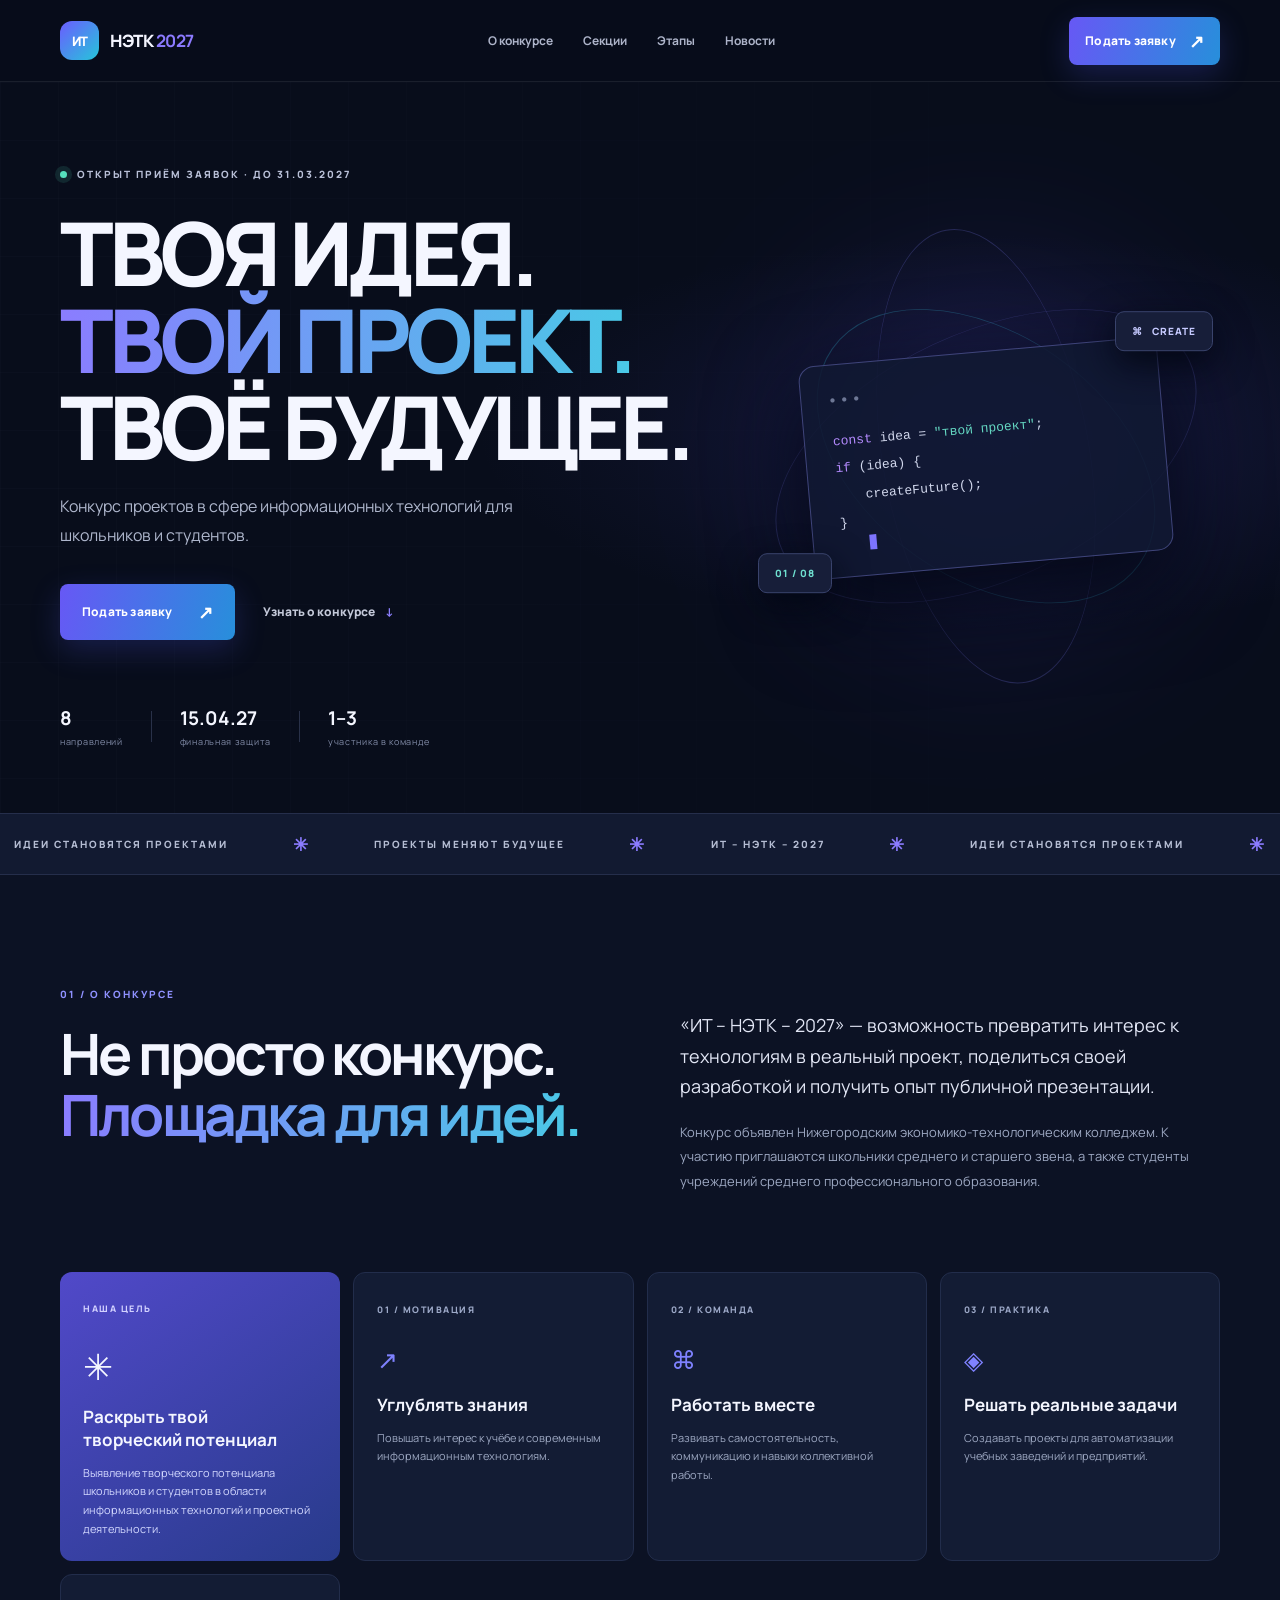
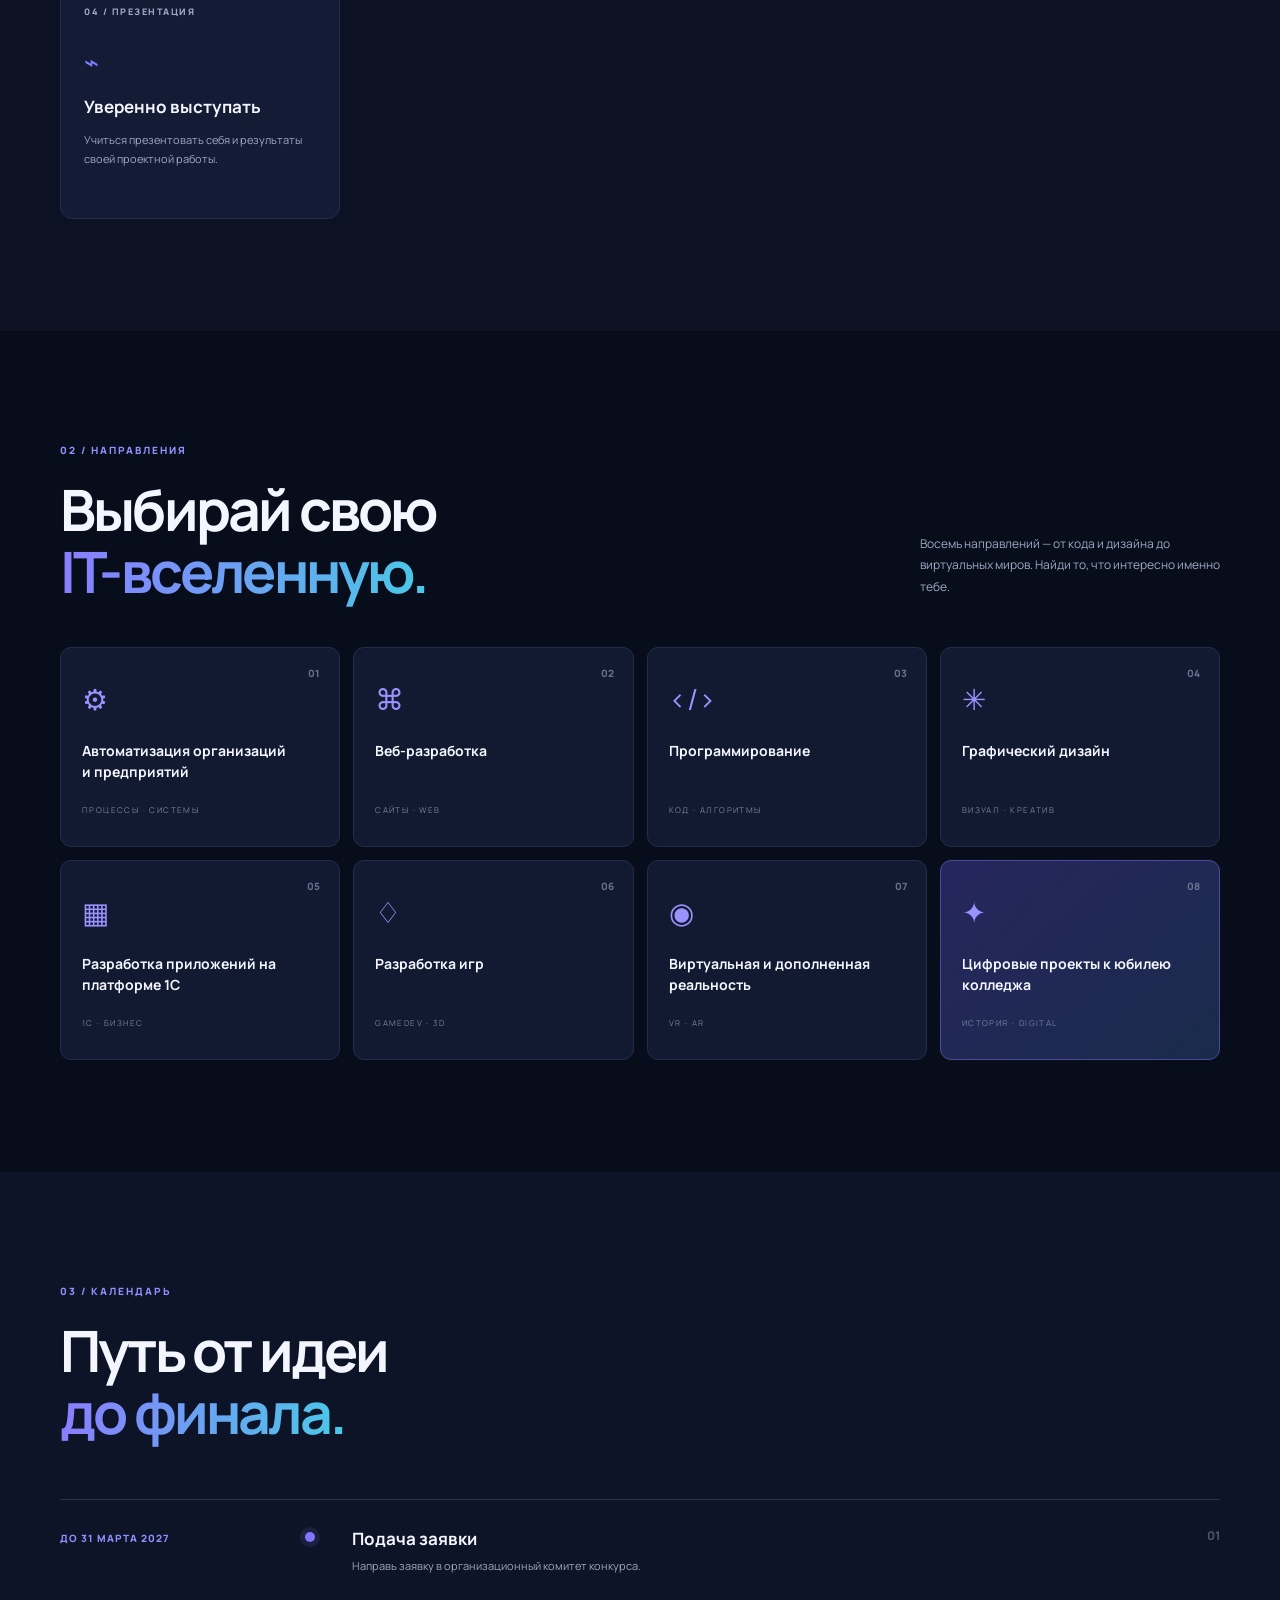
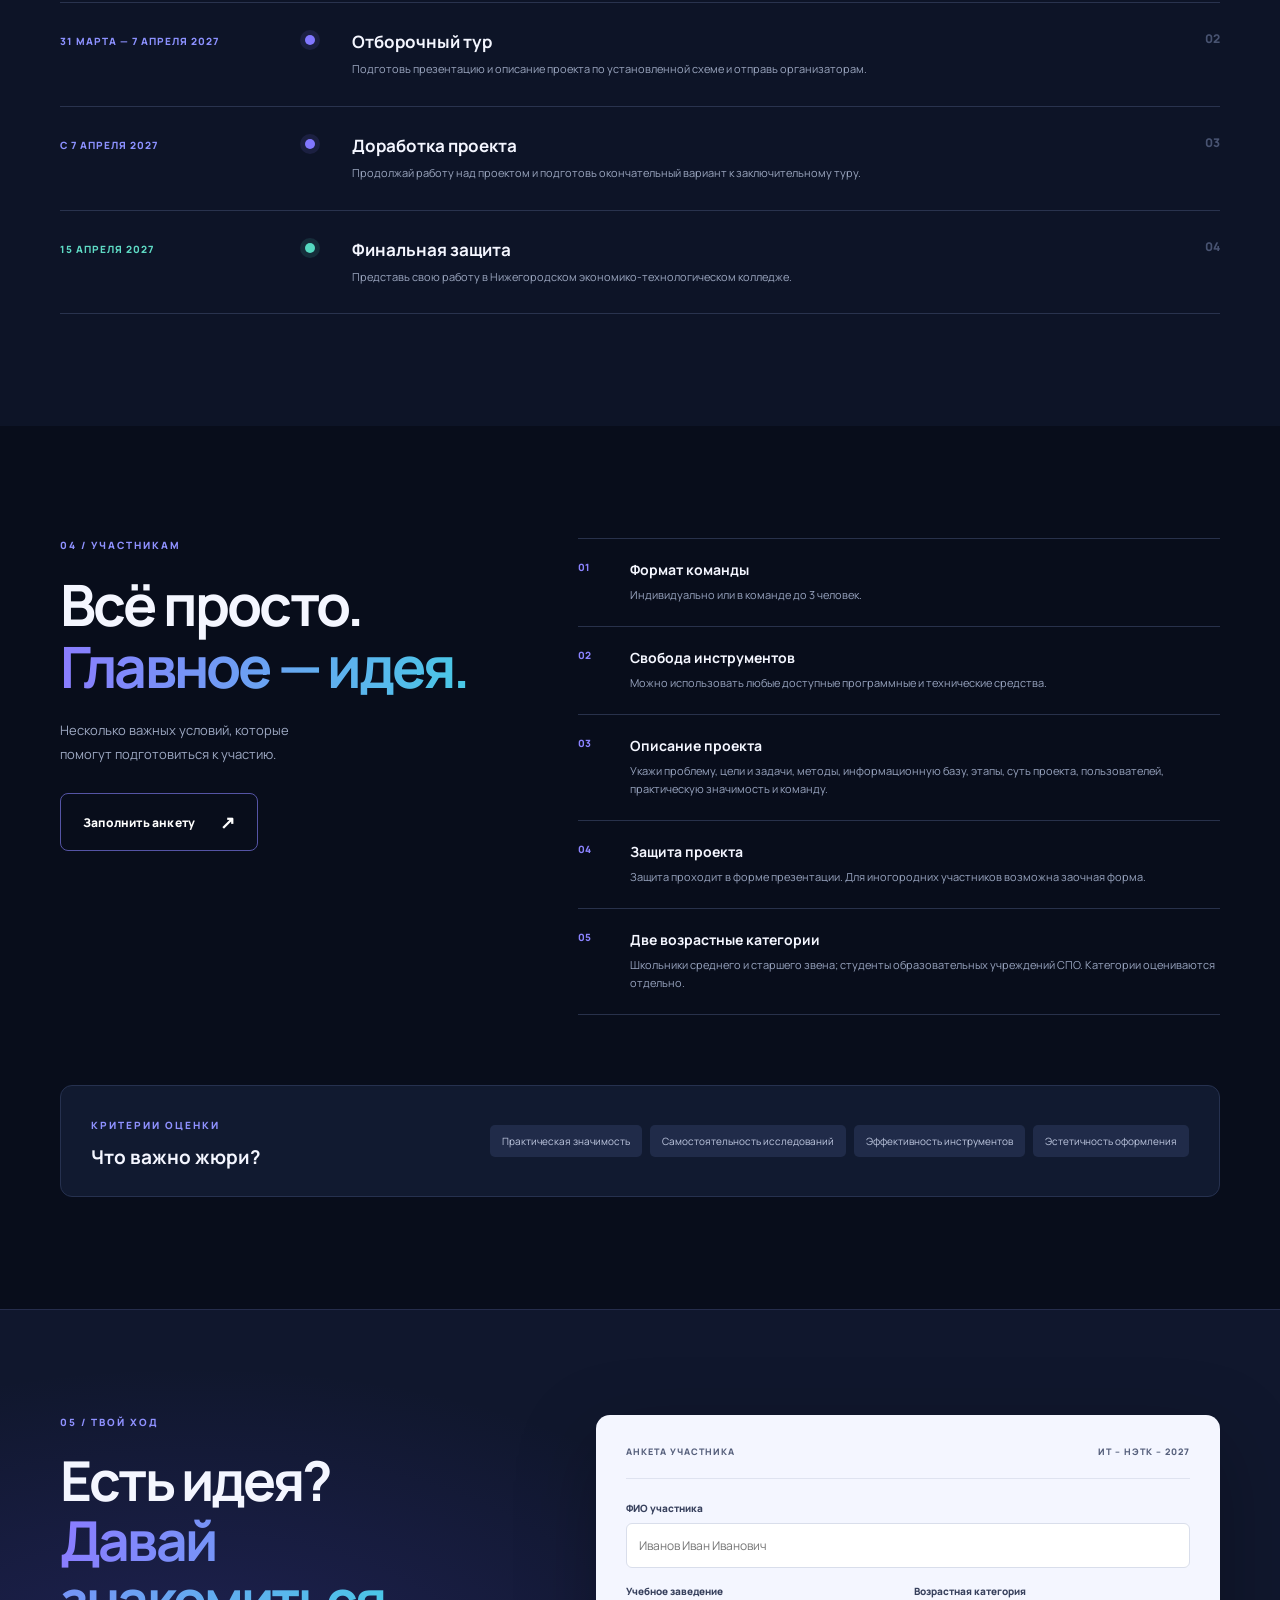
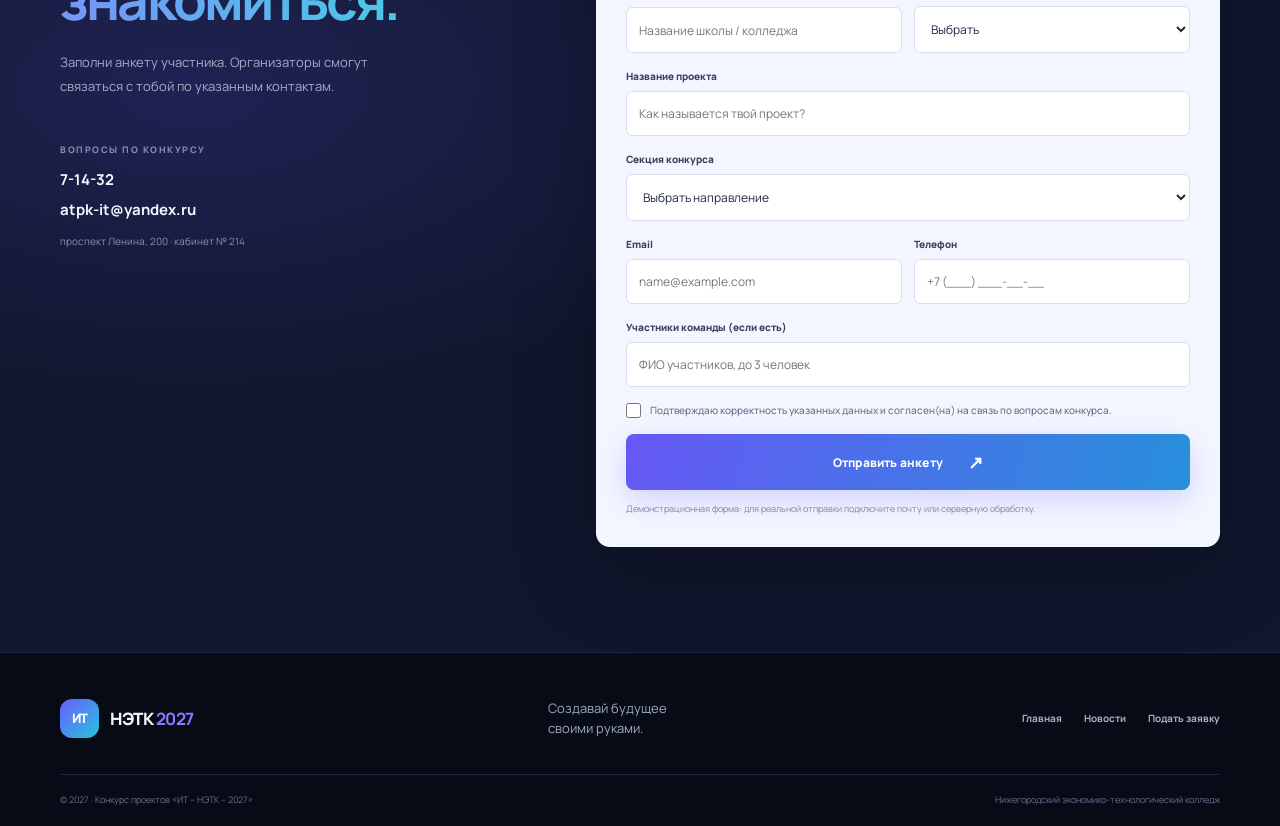
<file: index.html>
<!DOCTYPE html>
<html lang="ru">
<head>
  <meta charset="UTF-8">
  <meta name="viewport" content="width=device-width, initial-scale=1.0">
  <meta name="description" content="Конкурс проектов ИТ – НЭТК – 2027. Создавай, программируй, представляй свои идеи!">
  <title>ИТ – НЭТК – 2027 | Конкурс проектов</title>
  <link rel="preconnect" href="https://fonts.googleapis.com">
  <link rel="preconnect" href="https://fonts.gstatic.com" crossorigin>
  <link href="https://fonts.googleapis.com/css2?family=Manrope:wght@400;500;600;700;800&display=swap" rel="stylesheet">
  <link rel="stylesheet" href="style.css">
</head>
<body>
<header class="site-header">
  <div class="container nav-wrap">
    <a class="brand" href="index.html" aria-label="ИТ НЭТК 2027 — главная"><span class="brand-mark">ИТ</span><span>НЭТК <b>2027</b></span></a>
    <button class="menu-toggle" aria-label="Открыть меню" aria-expanded="false">☰</button>
    <nav class="nav">
      <a href="#about">О конкурсе</a><a href="#sections">Секции</a><a href="#stages">Этапы</a><a href="news.html">Новости</a>
    </nav>
    <a class="button button-small nav-cta" href="#application">Подать заявку <span>↗</span></a>
  </div>
</header>

<main>
<section class="hero">
  <div class="hero-grid"></div>
  <div class="container hero-content">
    <div class="eyebrow"><span class="pulse"></span> ОТКРЫТ ПРИЁМ ЗАЯВОК · ДО 31.03.2027</div>
    <h1>ТВОЯ ИДЕЯ.<br><span>ТВОЙ ПРОЕКТ.</span><br>ТВОЁ БУДУЩЕЕ.</h1>
    <p class="hero-lead">Конкурс проектов в сфере информационных технологий для школьников и студентов.</p>
    <div class="hero-actions"><a class="button" href="#application">Подать заявку <span>↗</span></a><a class="text-link" href="#about">Узнать о конкурсе <span>↓</span></a></div>
    <div class="hero-meta"><div><strong>8</strong><span>направлений</span></div><i></i><div><strong>15.04.27</strong><span>финальная защита</span></div><i></i><div><strong>1–3</strong><span>участника в команде</span></div></div>
  </div>
  <div class="hero-art" aria-hidden="true"><div class="orbit orbit-one"></div><div class="orbit orbit-two"></div><div class="orbit orbit-three"></div><div class="code-card"><span class="code-dots">● ● ●</span><p><em>const</em> idea = <b>"твой проект"</b>;</p><p><em>if</em> (idea) {</p><p class="indent">createFuture();</p><p>}</p><div class="code-cursor"></div></div><div class="floating-chip chip-one">⌘ &nbsp; CREATE</div><div class="floating-chip chip-two">01 / 08</div><div class="hero-glow"></div></div>
</section>

<section class="ticker"><div class="ticker-track"><span>ИДЕИ СТАНОВЯТСЯ ПРОЕКТАМИ</span><b>✳</b><span>ПРОЕКТЫ МЕНЯЮТ БУДУЩЕЕ</span><b>✳</b><span>ИТ – НЭТК – 2027</span><b>✳</b><span>ИДЕИ СТАНОВЯТСЯ ПРОЕКТАМИ</span><b>✳</b></div></section>

<section class="section about-section" id="about">
  <div class="container two-col">
    <div><div class="section-kicker">01 / О КОНКУРСЕ</div><h2>Не просто конкурс.<br><span>Площадка для идей.</span></h2></div>
    <div class="about-copy"><p class="large-copy">«ИТ – НЭТК – 2027» — возможность превратить интерес к технологиям в реальный проект, поделиться своей разработкой и получить опыт публичной презентации.</p><p>Конкурс объявлен Нижегородским экономико-технологическим колледжем. К участию приглашаются школьники среднего и старшего звена, а также студенты учреждений среднего профессионального образования.</p></div>
  </div>
  <div class="container goals-grid">
    <article class="goal-card goal-feature"><span class="card-index">НАША ЦЕЛЬ</span><div class="goal-icon">✳</div><h3>Раскрыть твой<br>творческий потенциал</h3><p>Выявление творческого потенциала школьников и студентов в области информационных технологий и проектной деятельности.</p></article>
    <article class="goal-card"><span class="card-index">01 / МОТИВАЦИЯ</span><div class="mini-icon">↗</div><h3>Углублять знания</h3><p>Повышать интерес к учёбе и современным информационным технологиям.</p></article>
    <article class="goal-card"><span class="card-index">02 / КОМАНДА</span><div class="mini-icon">⌘</div><h3>Работать вместе</h3><p>Развивать самостоятельность, коммуникацию и навыки коллективной работы.</p></article>
    <article class="goal-card"><span class="card-index">03 / ПРАКТИКА</span><div class="mini-icon">◈</div><h3>Решать реальные задачи</h3><p>Создавать проекты для автоматизации учебных заведений и предприятий.</p></article>
    <article class="goal-card"><span class="card-index">04 / ПРЕЗЕНТАЦИЯ</span><div class="mini-icon">⌁</div><h3>Уверенно выступать</h3><p>Учиться презентовать себя и результаты своей проектной работы.</p></article>
  </div>
</section>

<section class="section sections-section" id="sections">
  <div class="container">
    <div class="section-heading"><div><div class="section-kicker">02 / НАПРАВЛЕНИЯ</div><h2>Выбирай свою<br><span>IT-вселенную.</span></h2></div><p>Восемь направлений — от кода и дизайна до виртуальных миров. Найди то, что интересно именно тебе.</p></div>
    <div class="sections-grid">
      <article class="section-card"><span>01</span><div class="section-emoji">⚙</div><h3>Автоматизация организаций и предприятий</h3><small>ПРОЦЕССЫ · СИСТЕМЫ</small></article>
      <article class="section-card"><span>02</span><div class="section-emoji">⌘</div><h3>Веб-разработка</h3><small>САЙТЫ · WEB</small></article>
      <article class="section-card"><span>03</span><div class="section-emoji">‹/›</div><h3>Программирование</h3><small>КОД · АЛГОРИТМЫ</small></article>
      <article class="section-card"><span>04</span><div class="section-emoji">✳</div><h3>Графический дизайн</h3><small>ВИЗУАЛ · КРЕАТИВ</small></article>
      <article class="section-card"><span>05</span><div class="section-emoji">▦</div><h3>Разработка приложений на платформе 1С</h3><small>1С · БИЗНЕС</small></article>
      <article class="section-card"><span>06</span><div class="section-emoji">♢</div><h3>Разработка игр</h3><small>GAMEDEV · 3D</small></article>
      <article class="section-card"><span>07</span><div class="section-emoji">◉</div><h3>Виртуальная и дополненная реальность</h3><small>VR · AR</small></article>
      <article class="section-card section-card-accent"><span>08</span><div class="section-emoji">✦</div><h3>Цифровые проекты к юбилею колледжа</h3><small>ИСТОРИЯ · DIGITAL</small></article>
    </div>
  </div>
</section>

<section class="section timeline-section" id="stages">
  <div class="container">
    <div class="section-kicker">03 / КАЛЕНДАРЬ</div><h2>Путь от идеи<br><span>до финала.</span></h2>
    <div class="timeline">
      <article class="timeline-item"><div class="timeline-date">ДО 31 МАРТА 2027</div><div class="timeline-dot"></div><div><h3>Подача заявки</h3><p>Направь заявку в организационный комитет конкурса.</p></div><span class="timeline-number">01</span></article>
      <article class="timeline-item"><div class="timeline-date">31 МАРТА — 7 АПРЕЛЯ 2027</div><div class="timeline-dot"></div><div><h3>Отборочный тур</h3><p>Подготовь презентацию и описание проекта по установленной схеме и отправь организаторам.</p></div><span class="timeline-number">02</span></article>
      <article class="timeline-item"><div class="timeline-date">С 7 АПРЕЛЯ 2027</div><div class="timeline-dot"></div><div><h3>Доработка проекта</h3><p>Продолжай работу над проектом и подготовь окончательный вариант к заключительному туру.</p></div><span class="timeline-number">03</span></article>
      <article class="timeline-item timeline-final"><div class="timeline-date">15 АПРЕЛЯ 2027</div><div class="timeline-dot"></div><div><h3>Финальная защита</h3><p>Представь свою работу в Нижегородском экономико-технологическом колледже.</p></div><span class="timeline-number">04</span></article>
    </div>
  </div>
</section>

<section class="section rules-section">
  <div class="container rules-layout">
    <div><div class="section-kicker">04 / УЧАСТНИКАМ</div><h2>Всё просто.<br><span>Главное — идея.</span></h2><p class="rules-intro">Несколько важных условий, которые помогут подготовиться к участию.</p><a class="button button-outline" href="#application">Заполнить анкету <span>↗</span></a></div>
    <div class="rules-list">
      <div class="rule"><span>01</span><div><h3>Формат команды</h3><p>Индивидуально или в команде до 3 человек.</p></div></div>
      <div class="rule"><span>02</span><div><h3>Свобода инструментов</h3><p>Можно использовать любые доступные программные и технические средства.</p></div></div>
      <div class="rule"><span>03</span><div><h3>Описание проекта</h3><p>Укажи проблему, цели и задачи, методы, информационную базу, этапы, суть проекта, пользователей, практическую значимость и команду.</p></div></div>
      <div class="rule"><span>04</span><div><h3>Защита проекта</h3><p>Защита проходит в форме презентации. Для иногородних участников возможна заочная форма.</p></div></div>
      <div class="rule"><span>05</span><div><h3>Две возрастные категории</h3><p>Школьники среднего и старшего звена; студенты образовательных учреждений СПО. Категории оцениваются отдельно.</p></div></div>
    </div>
  </div>
  <div class="container criteria"><div><span class="section-kicker">КРИТЕРИИ ОЦЕНКИ</span><h3>Что важно жюри?</h3></div><div class="criteria-tags"><span>Практическая значимость</span><span>Самостоятельность исследований</span><span>Эффективность инструментов</span><span>Эстетичность оформления</span></div></div>
</section>

<section class="application-section" id="application">
  <div class="container application-wrap">
    <div class="application-info"><div class="section-kicker">05 / ТВОЙ ХОД</div><h2>Есть идея?<br><span>Давай знакомиться.</span></h2><p>Заполни анкету участника. Организаторы смогут связаться с тобой по указанным контактам.</p><div class="contact-block"><span>ВОПРОСЫ ПО КОНКУРСУ</span><a href="tel:71432">7-14-32</a><a href="mailto:atpk-it@yandex.ru">atpk-it@yandex.ru</a><small>проспект Ленина, 200 · кабинет № 214</small></div></div>
    <form class="application-form" id="applicationForm">
      <div class="form-top"><span>АНКЕТА УЧАСТНИКА</span><span>ИТ – НЭТК – 2027</span></div>
      <label>ФИО участника <input name="name" required placeholder="Иванов Иван Иванович"></label>
      <div class="form-row"><label>Учебное заведение <input name="school" required placeholder="Название школы / колледжа"></label><label>Возрастная категория<select name="category" required><option value="">Выбрать</option><option>Школьник</option><option>Студент СПО</option></select></label></div>
      <label>Название проекта <input name="project" required placeholder="Как называется твой проект?"></label>
      <label>Секция конкурса <select name="section" required><option value="">Выбрать направление</option><option>Автоматизация организаций и предприятий</option><option>Веб-разработка</option><option>Программирование</option><option>Графический дизайн</option><option>Разработка приложений на платформе 1С</option><option>Разработка игр</option><option>Виртуальная и дополненная реальность</option><option>Цифровые проекты к юбилею колледжа</option></select></label>
      <div class="form-row"><label>Email <input type="email" name="email" required placeholder="name@example.com"></label><label>Телефон <input type="tel" name="phone" placeholder="+7 (___) ___-__-__"></label></div>
      <label>Участники команды (если есть) <input name="team" placeholder="ФИО участников, до 3 человек"></label>
      <label class="consent"><input type="checkbox" required> <span>Подтверждаю корректность указанных данных и согласен(на) на связь по вопросам конкурса.</span></label>
      <button class="button submit-button" type="submit">Отправить анкету <span>↗</span></button>
      <p class="form-note">Демонстрационная форма: для реальной отправки подключите почту или серверную обработку.</p>
      <div class="form-success" id="formSuccess" role="status">Спасибо! Анкета заполнена. Для официальной подачи отправь заявку организаторам по контактам, указанным на странице.</div>
    </form>
  </div>
</section>
</main>

<footer class="footer"><div class="container footer-main"><a class="brand" href="index.html"><span class="brand-mark">ИТ</span><span>НЭТК <b>2027</b></span></a><p>Создавай будущее<br>своими руками.</p><div class="footer-links"><a href="index.html">Главная</a><a href="news.html">Новости</a><a href="#application">Подать заявку</a></div></div><div class="container footer-bottom"><span>© 2027 · Конкурс проектов «ИТ – НЭТК – 2027»</span><span>Нижегородский экономико-технологический колледж</span></div></footer>
<script src="script.js"></script>
</body>
</html>
</file>
<file: style.css>
*{box-sizing:border-box}html{scroll-behavior:smooth;scroll-padding-top:90px}body{margin:0;background:#080d1b;color:#f4f6ff;font-family:Manrope,Arial,sans-serif}a{color:inherit;text-decoration:none}.container{width:min(1160px,calc(100% - 48px));margin:auto}.site-header{height:82px;position:sticky;top:0;z-index:20;background:rgba(8,13,27,.9);backdrop-filter:blur(18px);border-bottom:1px solid rgba(255,255,255,.08)}.nav-wrap{height:100%;display:flex;align-items:center;justify-content:space-between;gap:28px}.brand{display:flex;align-items:center;gap:11px;font-size:17px;font-weight:800;letter-spacing:-.5px}.brand b{color:#8c7bff}.brand-mark{width:39px;height:39px;display:grid;place-items:center;border-radius:12px;background:linear-gradient(135deg,#6b5cff,#25c6da);font-size:13px;color:white}.nav{display:flex;gap:30px;color:#aeb5ca;font-size:12px;font-weight:700}.nav a:hover,.nav a.active{color:white}.button{display:inline-flex;align-items:center;justify-content:center;gap:25px;padding:16px 22px;border-radius:8px;background:linear-gradient(105deg,#6758f5,#278fdb);color:white;font-size:12px;font-weight:800;letter-spacing:.2px;box-shadow:0 10px 30px rgba(84,91,245,.22);transition:.2s}.button:hover{transform:translateY(-2px);box-shadow:0 14px 35px rgba(84,91,245,.35)}.button span{font-size:18px}.button-small{padding:12px 16px;gap:13px}.menu-toggle{display:none;background:none;border:0;color:white;font-size:24px}.hero{min-height:660px;position:relative;overflow:hidden;display:flex;align-items:center;background:radial-gradient(ellipse at 78% 48%,rgba(70,68,180,.18),transparent 37%),#080d1b}.hero-grid{position:absolute;inset:0;opacity:.15;background-image:linear-gradient(rgba(139,151,190,.17) 1px,transparent 1px),linear-gradient(90deg,rgba(139,151,190,.17) 1px,transparent 1px);background-size:58px 58px;mask-image:linear-gradient(90deg,black,transparent)}.hero-content{position:relative;z-index:2;padding:85px 0 65px}.eyebrow,.section-kicker{font-size:10px;font-weight:800;letter-spacing:2px;color:#8f91ff}.eyebrow{display:flex;align-items:center;gap:10px;color:#b9c0d8}.pulse{width:7px;height:7px;border-radius:50%;background:#55e0bd;box-shadow:0 0 0 5px rgba(85,224,189,.12)}h1,h2,h3,p{margin-top:0}h1{font-size:clamp(48px,7vw,88px);line-height:.99;letter-spacing:-5px;margin:28px 0 22px;font-weight:800}h1 span,h2 span{background:linear-gradient(95deg,#8b7cff,#49c9e6);-webkit-background-clip:text;background-clip:text;color:transparent}.hero-lead{max-width:480px;color:#aeb6cc;font-size:16px;line-height:1.8}.hero-actions{display:flex;align-items:center;gap:28px;margin-top:34px}.text-link{font-size:12px;font-weight:800;color:#c4c9d9}.text-link span{margin-left:8px;color:#8d80ff}.hero-meta{display:flex;align-items:center;gap:28px;margin-top:65px}.hero-meta div{display:grid;gap:4px}.hero-meta strong{font-size:19px}.hero-meta span{font-size:9px;color:#818ba7;letter-spacing:.7px}.hero-meta i{height:31px;width:1px;background:#293149}.hero-art{position:absolute;right:5%;top:50%;width:460px;height:460px;transform:translateY(-48%)}.hero-glow{position:absolute;inset:65px;border-radius:50%;background:#6454fa;filter:blur(100px);opacity:.19}.orbit{position:absolute;border:1px solid rgba(128,130,255,.23);border-radius:50%;inset:5px;transform:rotate(-25deg) scaleY(.55)}.orbit-two{inset:42px;transform:rotate(35deg) scaleY(.65);border-color:rgba(52,201,223,.28)}.orbit-three{inset:0;transform:rotate(80deg) scaleY(.45)}.code-card{position:absolute;z-index:2;width:360px;left:50px;top:125px;padding:25px 28px;background:rgba(17,25,49,.88);border:1px solid rgba(149,151,255,.35);border-radius:16px;box-shadow:0 30px 90px #030714;transform:rotate(-5deg);font:13px/2.1 monospace;color:#d2d8ed}.code-dots{display:block;color:#6d7795;font-size:10px;margin-bottom:17px}.code-card p{margin:0}.code-card em{color:#b58bff;font-style:normal}.code-card b{color:#65d8c3;font-weight:400}.indent{padding-left:28px}.code-cursor{width:7px;height:15px;background:#7d74ff;margin-left:28px}.floating-chip{position:absolute;z-index:3;padding:12px 16px;background:#171e39;border:1px solid #39436c;border-radius:9px;color:#c6caff;font-size:10px;font-weight:800;letter-spacing:1px;box-shadow:0 12px 35px #030714}.chip-one{top:85px;right:3px}.chip-two{bottom:93px;left:2px;color:#6fe0d0}.ticker{overflow:hidden;background:#121a31;border-top:1px solid #252e4b;border-bottom:1px solid #252e4b;padding:18px 0}.ticker-track{display:flex;align-items:center;justify-content:space-around;gap:36px;white-space:nowrap;font-size:10px;font-weight:800;letter-spacing:2px;color:#b5bdd3}.ticker b{color:#8b7cff;font-size:18px}.section{padding:112px 0}.about-section{background:#0c1224}.two-col{display:grid;grid-template-columns:1fr 1fr;gap:80px;align-items:start}h2{font-size:clamp(37px,5vw,57px);line-height:1.08;letter-spacing:-2.8px;margin:22px 0 0}.about-copy{padding-top:23px;color:#9da8c2;font-size:13px;line-height:1.9}.large-copy{font-size:18px;line-height:1.7;color:#e2e6f5}.goals-grid{display:grid;grid-template-columns:repeat(4,1fr);gap:13px;margin-top:65px}.goal-card{min-height:245px;padding:23px;background:#131c34;border:1px solid #222d4b;border-radius:12px}.goal-feature{background:linear-gradient(145deg,#5149c9,#283b8b);border:0;grid-row:span 1}.card-index{font-size:9px;letter-spacing:1.5px;color:#9da9c8;font-weight:800}.goal-feature .card-index{color:#d3d2ff}.goal-icon{font-size:36px;margin:25px 0 15px}.goal-card h3{font-size:17px;line-height:1.35;margin-bottom:12px}.goal-card p{font-size:11px;line-height:1.7;color:#9da8c2;margin:0}.goal-feature p{color:#d4d9ff}.mini-icon{font-size:25px;color:#7f82ff;margin:24px 0 17px}.sections-section{background:#080d1b}.section-heading{display:flex;justify-content:space-between;align-items:end;margin-bottom:45px}.section-heading>p{max-width:300px;color:#9da8c2;font-size:12px;line-height:1.8;margin:0 0 5px}.sections-grid{display:grid;grid-template-columns:repeat(4,1fr);gap:13px}.section-card{min-height:200px;padding:21px;background:#111a30;border:1px solid #222d48;border-radius:11px;position:relative;transition:.2s}.section-card:hover{transform:translateY(-4px);border-color:#6860d8}.section-card>span{position:absolute;right:19px;top:18px;color:#66708e;font-size:10px;font-weight:800}.section-emoji{font-size:29px;color:#9b91ff;margin:10px 0 22px}.section-card h3{font-size:14px;line-height:1.45;max-width:210px;min-height:41px}.section-card small{font-size:8px;letter-spacing:1.4px;color:#75819f}.section-card-accent{background:linear-gradient(140deg,#26265d,#192b4b);border-color:#4c4a9b}.timeline-section{background:#0d1427}.timeline{margin-top:55px;border-top:1px solid #29334e}.timeline-item{display:grid;grid-template-columns:220px 22px 1fr 40px;gap:25px;align-items:start;padding:27px 0;border-bottom:1px solid #29334e}.timeline-date{font-size:10px;letter-spacing:1px;font-weight:800;color:#8c91ff;padding-top:4px}.timeline-dot{width:10px;height:10px;border-radius:50%;background:#8177ff;box-shadow:0 0 0 5px rgba(129,119,255,.12);margin-top:5px}.timeline-item h3{font-size:17px;margin-bottom:7px}.timeline-item p{font-size:11px;line-height:1.7;color:#9ba6bf;margin:0;max-width:580px}.timeline-number{color:#485371;font-size:12px;font-weight:800;text-align:right}.timeline-final .timeline-dot{background:#55d9c1;box-shadow:0 0 0 5px rgba(85,217,193,.12)}.timeline-final .timeline-date{color:#5edac4}.rules-section{background:#080d1b}.rules-layout{display:grid;grid-template-columns:.8fr 1.2fr;gap:90px}.rules-intro{max-width:270px;margin:22px 0 27px;color:#9da8c2;font-size:13px;line-height:1.8}.button-outline{background:transparent;border:1px solid #5554a5;box-shadow:none}.rules-list{border-top:1px solid #28314b}.rule{display:grid;grid-template-columns:35px 1fr;gap:17px;padding:21px 0;border-bottom:1px solid #28314b}.rule>span{font-size:10px;color:#8b83ff;font-weight:800}.rule h3{font-size:14px;margin:0 0 7px}.rule p{font-size:11px;line-height:1.7;color:#98a4bf;margin:0}.criteria{margin-top:70px;padding:26px 30px;background:#111a30;border:1px solid #26314f;border-radius:12px;display:flex;align-items:center;justify-content:space-between;gap:30px}.criteria h3{font-size:19px;margin:10px 0 0}.criteria-tags{display:flex;flex-wrap:wrap;gap:8px;justify-content:flex-end}.criteria-tags span{padding:9px 12px;border-radius:5px;background:#202b49;color:#bfc8e0;font-size:10px}.application-section{padding:105px 0;background:radial-gradient(ellipse at 15% 40%,rgba(85,74,220,.22),transparent 40%),#10172d;border-top:1px solid #252d4c}.application-wrap{display:grid;grid-template-columns:.85fr 1.15fr;gap:75px;align-items:start}.application-info h2{font-size:clamp(38px,4.5vw,55px)}.application-info>p{max-width:350px;color:#a2adc5;font-size:13px;line-height:1.8;margin:22px 0 45px}.contact-block{display:grid;gap:9px}.contact-block span{font-size:9px;letter-spacing:1.5px;color:#858db0;font-weight:800;margin-bottom:4px}.contact-block a{font-size:15px;font-weight:700}.contact-block small{font-size:10px;color:#8994b0;margin-top:5px}.application-form{padding:30px;background:#f4f6ff;color:#131a31;border-radius:14px;box-shadow:0 25px 80px rgba(0,0,0,.25)}.form-top{display:flex;justify-content:space-between;padding-bottom:20px;border-bottom:1px solid #dfe3f0;margin-bottom:22px;font-size:9px;letter-spacing:1px;font-weight:800;color:#555f7b}.application-form label{display:grid;gap:8px;font-size:10px;font-weight:800;color:#38415d;margin-bottom:16px}.application-form input,.application-form select{width:100%;border:1px solid #d9deeb;border-radius:6px;background:white;padding:13px 12px;font:12px Manrope,Arial;color:#202943;outline:none}.application-form input:focus,.application-form select:focus{border-color:#7468ec;box-shadow:0 0 0 3px #7568ec20}.form-row{display:grid;grid-template-columns:1fr 1fr;gap:12px}.application-form .consent{display:flex;align-items:flex-start;gap:9px;font-weight:500;line-height:1.5;color:#67708a}.consent input{width:15px;height:15px;margin:0;flex:0 0 auto}.submit-button{width:100%;border:0;cursor:pointer;font-family:inherit}.form-note{font-size:9px;line-height:1.6;color:#8189a0;margin:12px 0 0}.form-success{display:none;margin-top:15px;padding:13px;background:#dff8ef;color:#17664e;border-radius:6px;font-size:11px;line-height:1.6}.form-success.show{display:block}.footer{background:#070b16;border-top:1px solid #202943;padding:45px 0 20px}.footer-main{display:flex;align-items:center;justify-content:space-between;padding-bottom:35px}.footer-main>p{font-size:13px;line-height:1.6;color:#9da8c2;margin:0}.footer-links{display:flex;gap:22px;color:#aab3ca;font-size:10px;font-weight:700}.footer-bottom{border-top:1px solid #202943;padding-top:18px;display:flex;justify-content:space-between;color:#66718e;font-size:9px}.news-hero{padding:105px 0 45px;background:radial-gradient(ellipse at 75% 35%,rgba(78,72,190,.22),transparent 38%),#0b1122}.news-hero h1{font-size:clamp(58px,8vw,94px);margin:24px 0}.news-hero> .container>p{max-width:510px;color:#a8b2c9;font-size:14px;line-height:1.8}.news-hero-bottom{display:flex;justify-content:space-between;border-top:1px solid #29324c;margin-top:65px;padding-top:18px;color:#7e89a6;font-size:9px;font-weight:800;letter-spacing:1.5px}.news-section{padding:75px 0 100px}.news-toolbar{display:flex;justify-content:space-between;align-items:end;margin-bottom:35px}.news-toolbar h2{font-size:42px}.demo-label{font-size:9px;letter-spacing:1.5px;color:#f0c46e;border:1px solid #655537;border-radius:30px;padding:9px 13px}.news-grid{display:grid;grid-template-columns:repeat(2,1fr);gap:24px}.news-card{overflow:hidden;border:1px solid #26314d;background:#111a30;border-radius:12px;transition:.2s}.news-card:hover{transform:translateY(-4px);border-color:#5a59aa}.news-card-feature{grid-column:span 2;display:grid;grid-template-columns:1.1fr .9fr}.news-image{height:235px;display:block;position:relative;overflow:hidden;background:#202b48}.news-card-feature .news-image{height:100%;min-height:330px}.news-image img{width:100%;height:100%;object-fit:cover;transition:transform .5s;display:block}.news-card:hover .news-image img{transform:scale(1.04)}.image-tag{position:absolute;left:17px;top:17px;padding:8px 10px;background:rgba(9,15,31,.85);border:1px solid rgba(255,255,255,.2);border-radius:4px;font-size:8px;letter-spacing:1px;font-weight:800}.news-body{padding:23px}.news-card-feature .news-body{padding:35px;display:flex;flex-direction:column;justify-content:center}.news-meta{display:flex;gap:9px;color:#818da9;font-size:9px;letter-spacing:.7px;font-weight:700;margin-bottom:15px}.news-body h3{font-size:18px;line-height:1.4;margin-bottom:12px}.news-card-feature h3{font-size:26px}.news-body p{font-size:11px;line-height:1.8;color:#9ca8c1;margin-bottom:20px}.news-link{font-size:10px;font-weight:800;color:#a9a0ff}.news-link span{font-size:15px;margin-left:7px}.news-disclaimer{margin:30px 0 0;padding:16px 18px;border-left:2px solid #8277ff;background:#121a30;color:#8f9ab4;font-size:10px;line-height:1.7}.news-cta{padding:70px 0;background:#111a30;border-top:1px solid #28324e}.news-cta-inner{display:flex;justify-content:space-between;align-items:center}.news-cta h2{font-size:43px}.news-cta .button{flex-shrink:0}
@media(max-width:900px){.hero-art{right:-150px;opacity:.48}.hero-content{z-index:3}.goals-grid{grid-template-columns:repeat(2,1fr)}.sections-grid{grid-template-columns:repeat(2,1fr)}.rules-layout{gap:40px}.application-wrap{gap:35px}.nav{gap:15px}.nav-cta{display:none}}
@media(max-width:650px){.container{width:min(100% - 34px,520px)}.site-header{height:70px}.menu-toggle{display:block;order:3}.nav{display:none;position:absolute;top:69px;left:0;right:0;padding:20px 24px;background:#10172b;border-bottom:1px solid #29324c;flex-direction:column;gap:20px}.nav.open{display:flex}.nav-wrap>.button{display:none}.hero{min-height:630px}.hero-content{padding:75px 0 50px}h1{font-size:54px;letter-spacing:-3.5px}.hero-art{width:350px;height:350px;right:-175px;top:60%;opacity:.28}.code-card{width:280px;left:30px;top:100px;font-size:10px}.hero-meta{gap:15px;margin-top:48px}.hero-meta strong{font-size:15px}.hero-meta span{font-size:8px}.section{padding:78px 0}.two-col,.rules-layout,.application-wrap{grid-template-columns:1fr;gap:28px}.goals-grid{margin-top:35px;gap:9px}.goal-card{padding:17px;min-height:220px}.goal-card h3{font-size:15px}.goal-card p{font-size:10px}.section-heading{display:block}.section-heading>p{margin-top:22px}.sections-grid{gap:9px}.section-card{padding:16px;min-height:185px}.section-card h3{font-size:12px}.section-card small{font-size:7px}.timeline-item{grid-template-columns:1fr 15px 1.8fr;gap:12px}.timeline-date{font-size:8px}.timeline-item h3{font-size:13px}.timeline-item p{font-size:10px}.timeline-number{display:none}.criteria{display:block;margin-top:40px;padding:22px}.criteria-tags{justify-content:flex-start;margin-top:20px}.application-section{padding:75px 0}.application-form{padding:21px}.form-row{grid-template-columns:1fr;gap:0}.footer-main{align-items:flex-start;gap:20px;flex-wrap:wrap}.footer-main>p{font-size:11px}.footer-links{width:100%;flex-wrap:wrap}.footer-bottom{gap:12px;flex-direction:column;font-size:8px}.news-hero{padding:80px 0 35px}.news-grid{grid-template-columns:1fr}.news-card-feature{grid-column:auto;display:block}.news-card-feature .news-image{height:230px;min-height:0}.news-card-feature .news-body{padding:23px}.news-card-feature h3{font-size:20px}.news-toolbar h2{font-size:34px}.news-cta-inner{align-items:flex-start;gap:25px;flex-direction:column}.news-cta h2{font-size:38px}.news-hero-bottom{margin-top:45px}.ticker-track{justify-content:flex-start}.hero-meta i{height:25px}}
</file>
